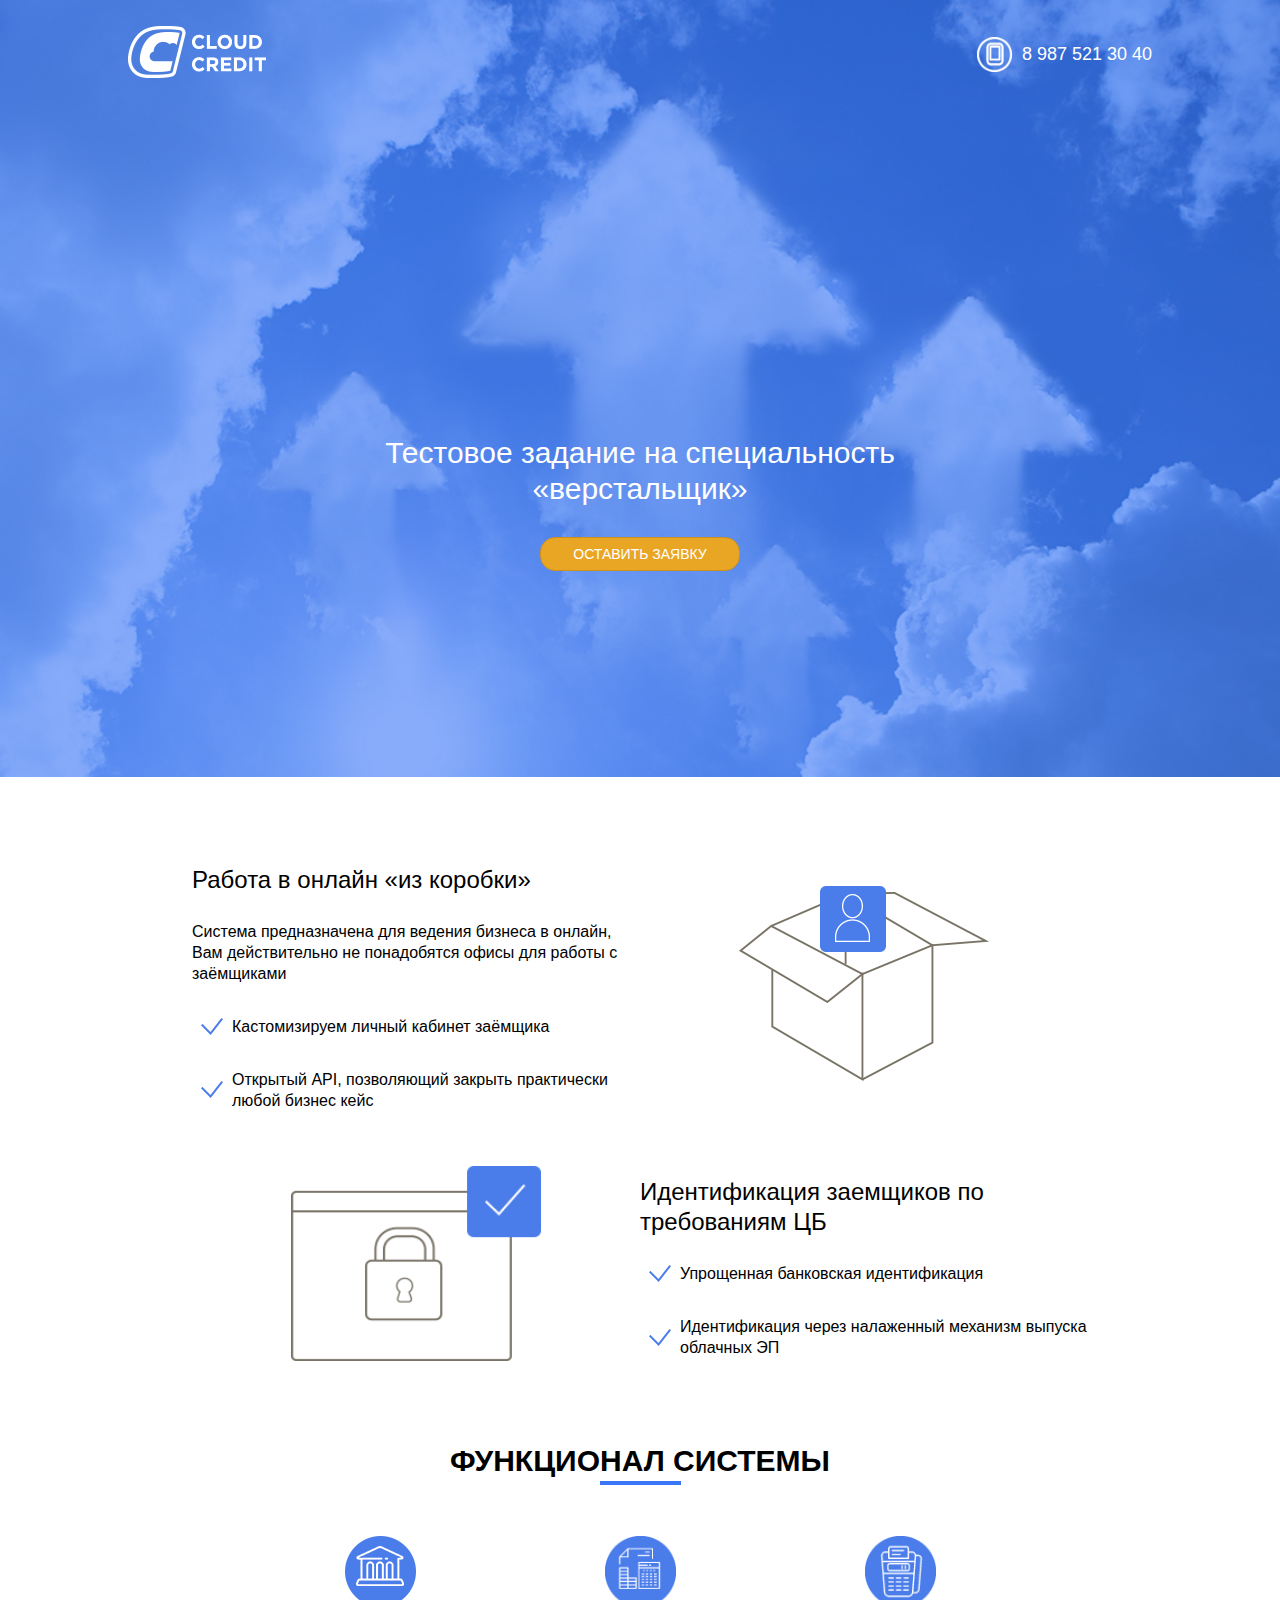
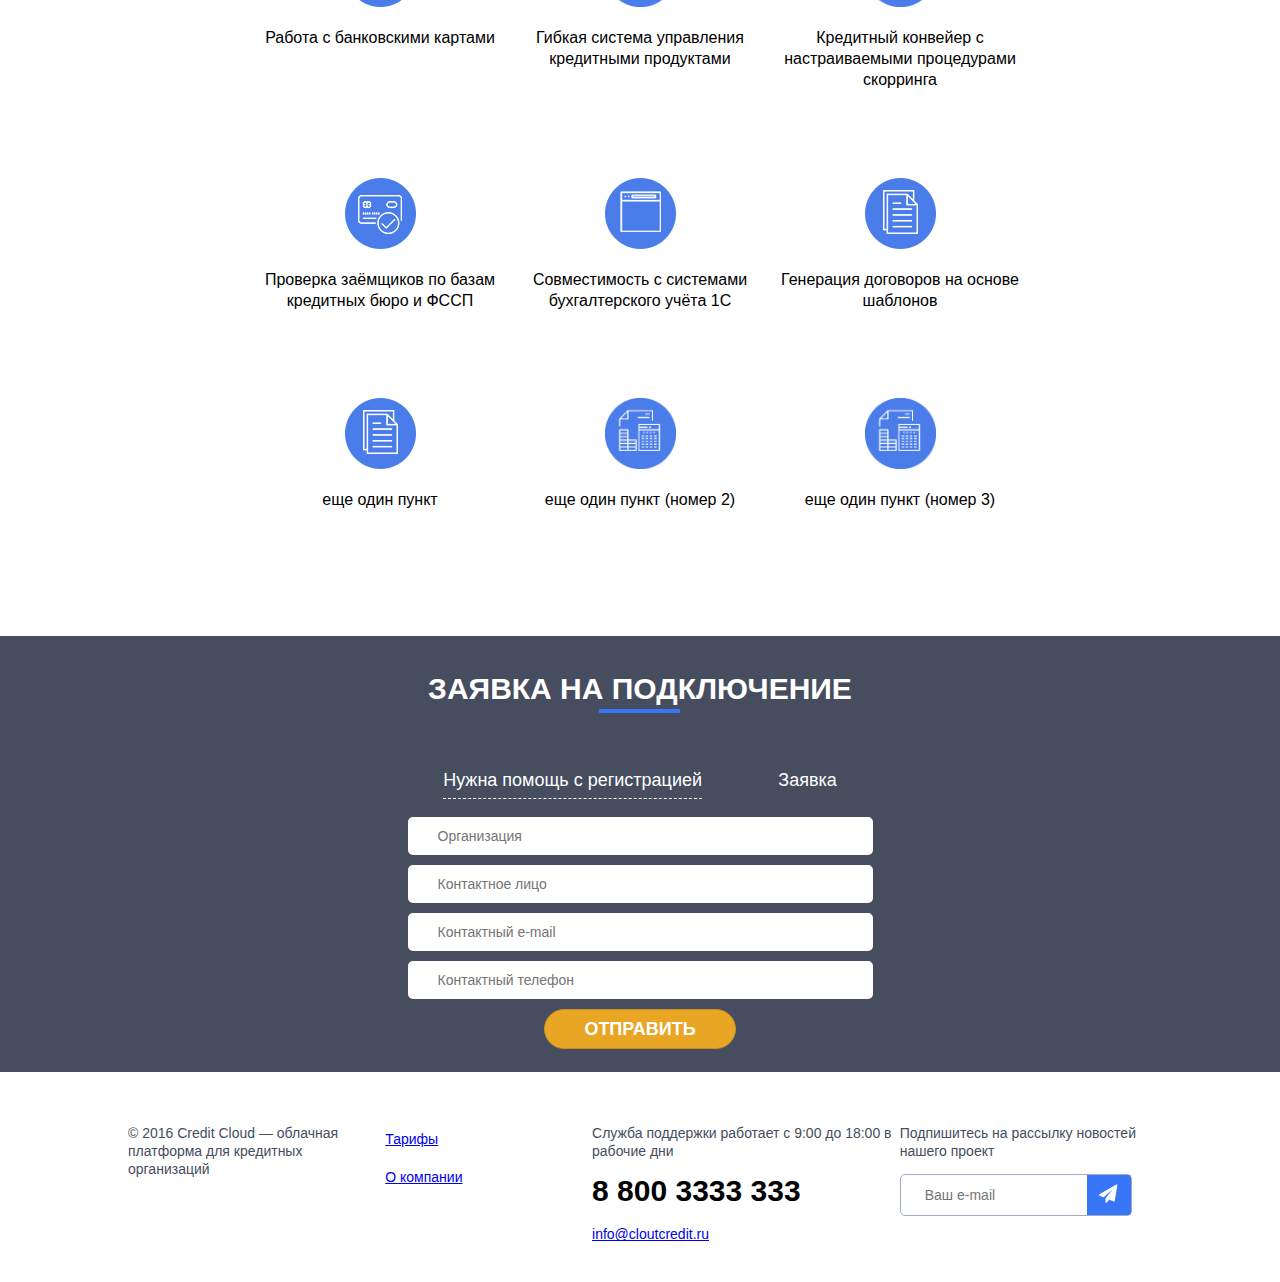
<file: index.html>
<!DOCTYPE html>
<html>
    <header>
        <title>Cloud Credit</title>
        <meta charset="utf-8">
        <link href="index.css" rel="stylesheet">
    </header>
    <body>
        <div class="background" id="background"></div>
        <div class="header">
            <div class="message" id="message">
                <button type="button" class="close" onclick="document.getElementById('message').style.display = 'none';
                                                              document.getElementById('background').style.display = 'none';">X
                </button>
                <p class="h3">Ваша заявка принята!</p>
                <p class="text">Наш менеджер свяжется с Вами<br> в ближайшее время</p>
            </div>
            <a href="#" class="logo">
                <img src="image/logo.png" width="138" height="52">
            </a>
            <a href="skype:88000000000?add"class="phone_number">
                <img src="image/phone.png" width="35" height="35">
                <p>8 987 521 30 40</p>
            </a>
            
            <div class="container">
                <p>Тестовое задание на специальность<br> «верстальщик»</p>
                <button type="button" class="button" onclick="document.getElementById('message').style.display = 'block';
                    document.getElementById('background').style.display = 'block';">Оставить заявку
                </button>
            </div>
        </div>
        
      <div class="main">
        <div class="features">
            <div class="container_features">
                <div class="wrapper">
                    <p class="h3">Работа в онлайн «из коробки»</p>
                    <p>Система предназначена для ведения бизнеса в онлайн, Вам действительно не понадобятся офисы для работы с заёмщиками</p>
                    <p class="check">Кастомизируем личный кабинет заёмщика</p>
                    <p class="check">Открытый API, позволяющий закрыть практически любой бизнес кейс</p>
                </div>
                <div class="wrapper">
                    <img src="image/feature_image1.png" width="250" height="195">
                </div>
            </div>
             <div class="container_features">
                <div class="wrapper">
                    <p class="h3">Идентификация заемщиков по требованиям ЦБ</p>
                    <p class="check">Упрощенная банковская идентификация</p>
                    <p class="check">Идентификация через налаженный механизм выпуска облачных ЭП</p>
                </div>
                <div class="wrapper">
                    <img src="image/feature_image2.png" width="250" height="195">
                </div>
            </div>
        </div>
 
        <div class="fun">
            <h2>Функционал системы</h2>
            <div class="container_fun">
                <div class="blue_cicle">
                    <img src="image/museum.png" width="71" height="71">
                    <p>Работа с банковскими картами</p>
                </div>
                <div class="blue_cicle">
                    <img src="image/functional-2.png" width="71" height="71">
                    <p>Гибкая система управления кредитными продуктами</p>
                </div>
                <div class="blue_cicle">
                    <img src="image/functional-3.png" width="71" height="71">
                    <p>Кредитный конвейер с настраиваемыми процедурами скорринга</p>
                </div>
                <div class="blue_cicle">
                    <img src="image/functional-4.png" width="71" height="71">
                    <p>Проверка заёмщиков по базам кредитных бюро и ФССП</p>
                </div>
                <div class="blue_cicle">
                    <img src="image/functional-5.png" width="71" height="71">
                    <p>Совместимость с системами бухгалтерского учёта 1С</p>
                </div>
                <div class="blue_cicle">
                    <img src="image/functional-6.png" width="71" height="71">
                    <p>Генерация договоров на основе шаблонов</p>
                </div>
                <div class="blue_cicle">
                    <img src="image/functional-6.png" width="71" height="71">
                    <p>еще один пункт</p>
                </div>
                <div class="blue_cicle">
                    <img src="image/functional-2.png" width="71" height="71">
                    <p>еще один пункт (номер 2)</p>
                </div>
                <div class="blue_cicle">
                    <img src="image/functional-2.png" width="71" height="71">
                    <p>еще один пункт (номер 3)</p>
                </div>

            </div>
        </div>
      </div>
        <div class="connect request" id="request">
            <h2>Заявка на подключение</h2>
            <form>
                <div class="container_help">
                    <button type="button" class="button_text" onclick="document.getElementById('request').style.display = 'none';
                    document.getElementById('help').style.display = 'flex';"><p class="border_bottom">Нужна помощь с регистрацией</p>
                    </button>
                    <button type="button" class="button_text"><p>Заявка</p>
                    </button>  
                </div>
                <div class="container_input">
                    <input type="text" placeholder="Организация">
                    <input type="text" placeholder="Контактное лицо">
                    <input type="email" placeholder="Контактный e-mail">
                    <input type="tel" placeholder="Контактный телефон">
                    <input type="submit" value="Отправить" class="button">
                </div>
            </form>
        </div>
        <div class="connect help" id="help">
            <h2>Как это работает</h2>

                <div class="container_help">
                    <button type="button" class="button_text"><p>Нужна помощь с регистрацией</p>
                    </button>
                    <button type="button" class="button_text"  onclick="document.getElementById('help').style.display = 'none';
                    document.getElementById('request').style.display = 'flex';"><p class="border_bottom">Заявка</p>
                    </button>   
                </div>
                <div class="container_input">
                    <input type="text" placeholder="Введите данные">
                    <input type="submit" value="получить доступ" class="button_acces button">
                    <input type="submit" value="Отправить" class="button">
                </div>

        </div>
        
        <div class="footer">
            <div class="container_footer">
                <p>© 2016 Credit Cloud — облачная платформа для кредитных организаций
                </p>
            </div>
            <div class="container_footer">
                <a href="#">Тарифы</a>
                <a href="#">О компании</a>
            </div>
            <div class="container_footer">
                <p>Служба поддержки работает с 9:00 до 18:00 в рабочие дни</p>
                <b>8 800 3333 333</b>
                <a href="#">info@cloutcredit.ru</a>
            </div>
            <div class="container_footer">
                <p>Подпишитесь на рассылку новостей нашего проект</p>
                <div class="subscribe">
                    <input type="email" placeholder="Ваш e-mail">
                    <input type="image" src="image/subscribe.png" value="">
                </div>
            </div>
        </div>
        
    </body>
</html>
</file>
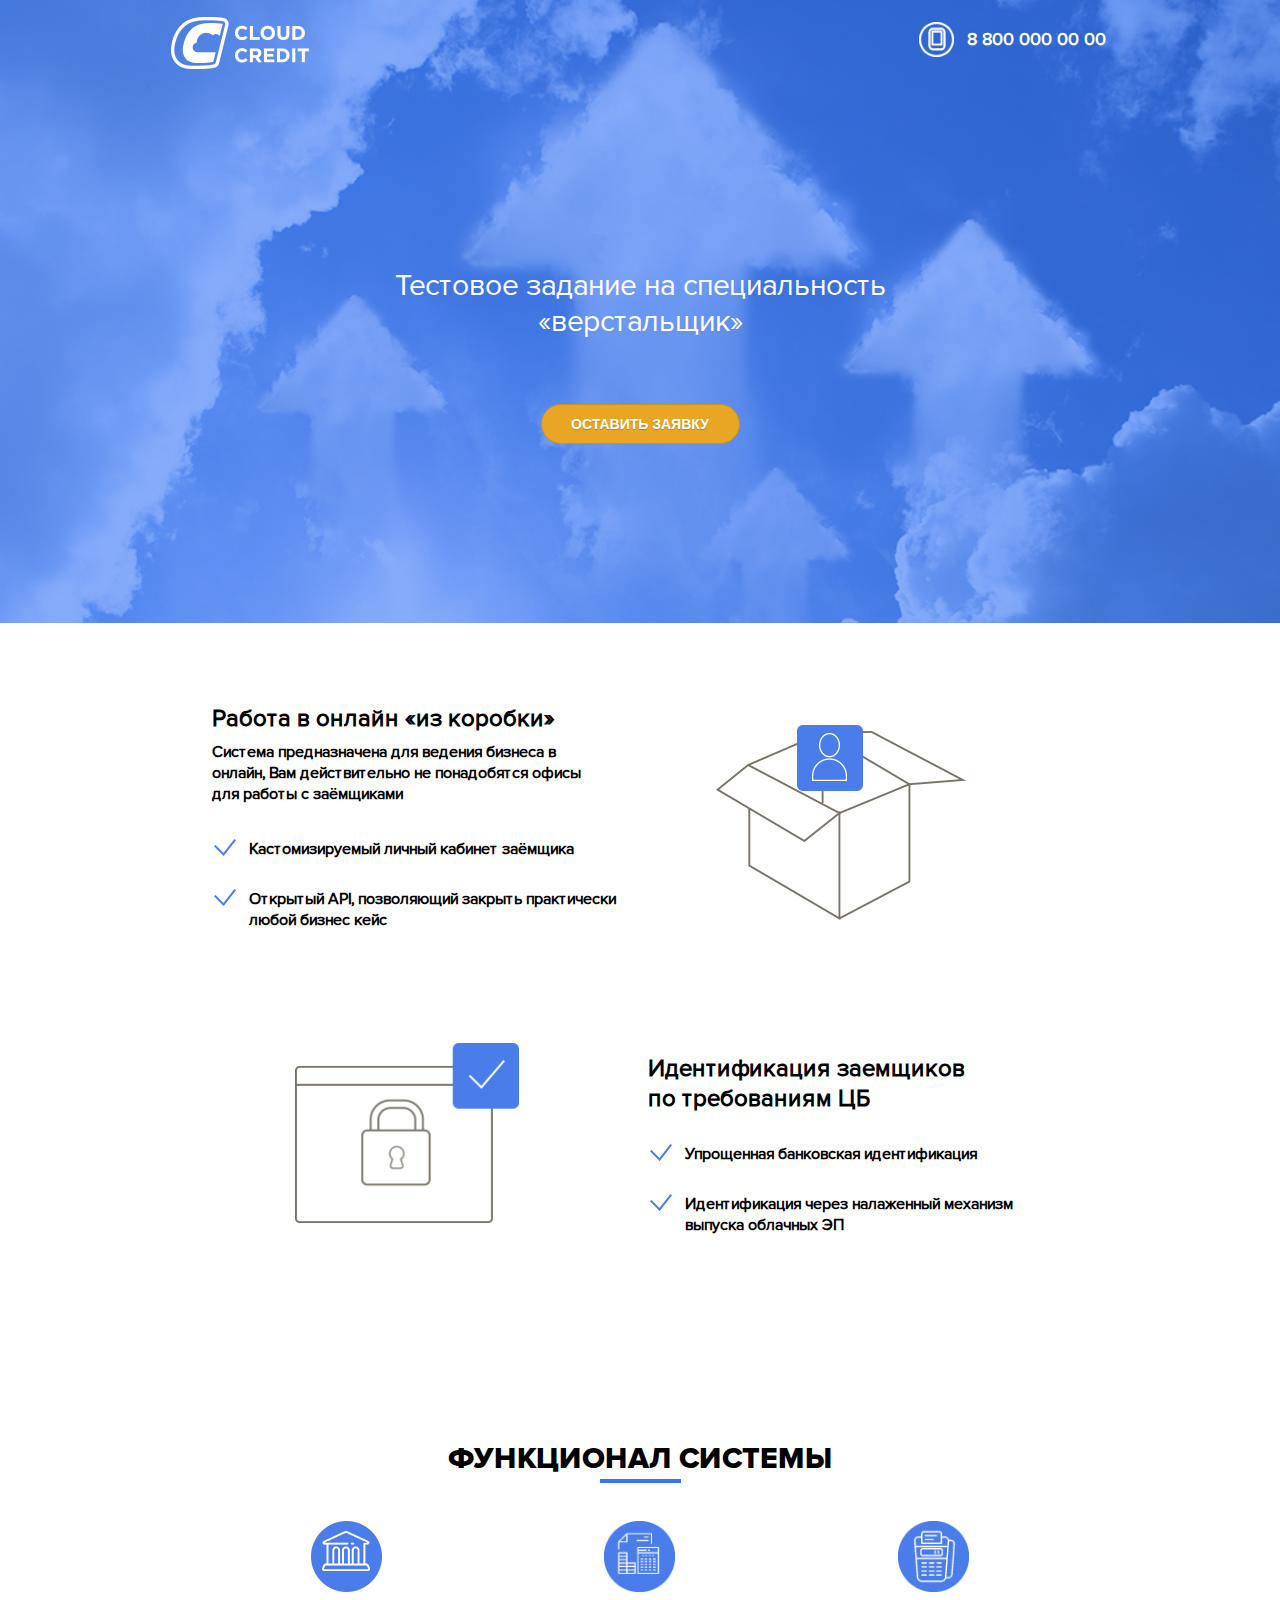
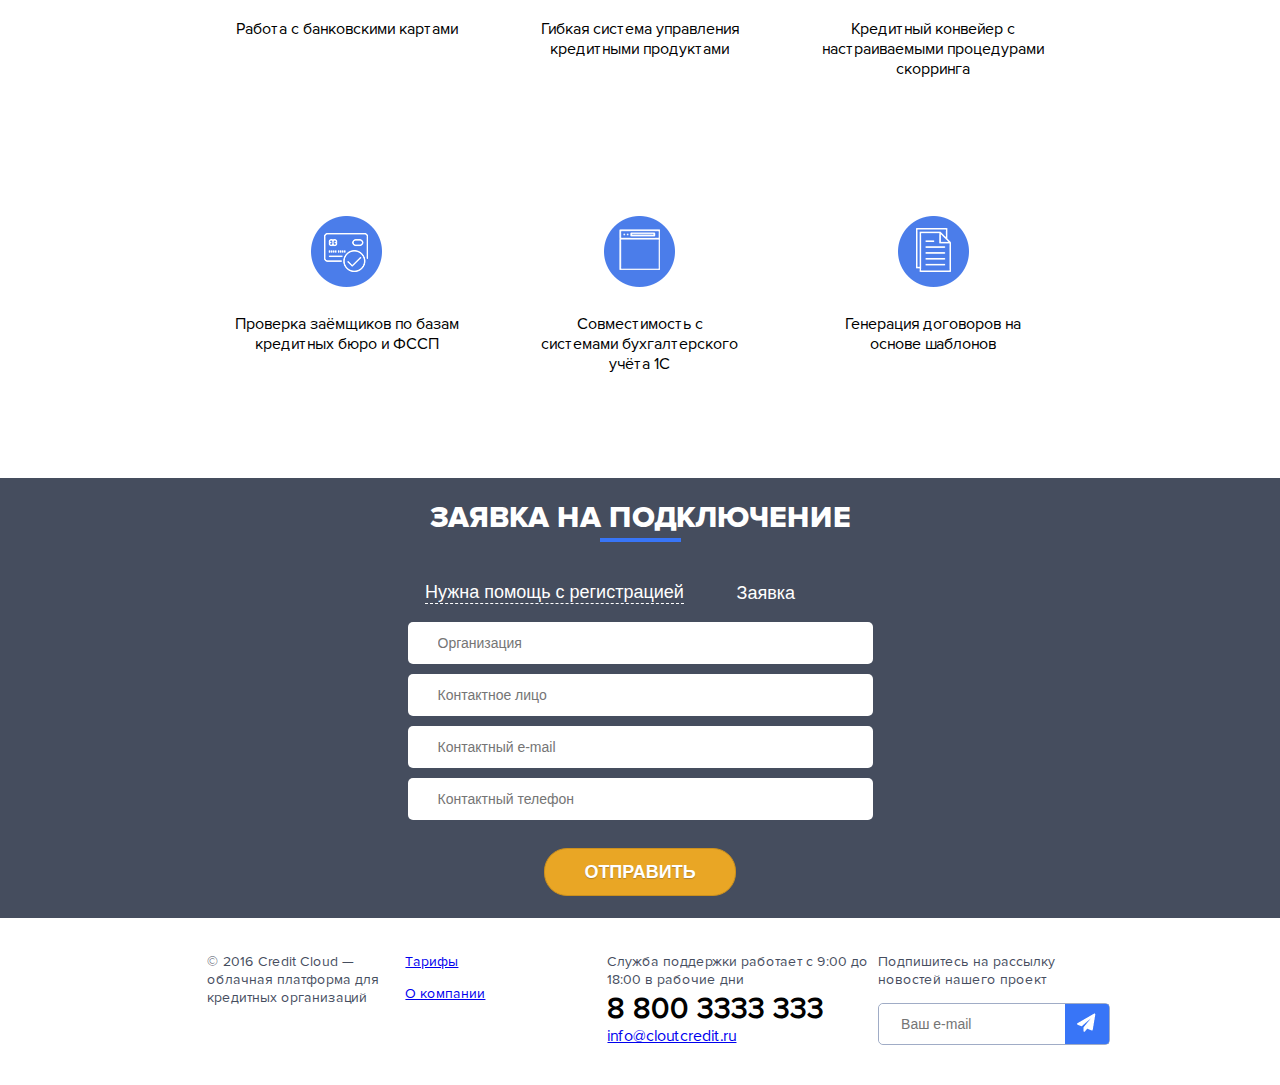
<file: cloud credit/index.html>
<!DOCTYPE html>
<html>
    <header>
        <title>Cloud Credit</title>
        <meta charset="utf-8">
        <link href="index.css" rel="stylesheet">
    </header>
    <body>
        <div class="background" id="background"></div>
        <div class="header">
            <div class="message" id="message">
                <button type="button" class="close" onclick="document.getElementById('message').style.display = 'none';
                                                              document.getElementById('background').style.display = 'none';">X
                </button>
                <p class="h3">Ваша заявка принята!</p>
                <p class="text">Наш менеджер свяжется с Вами<br> в ближайшее время</p>
            </div>
            
            <div class="holder">
                <a href="#" class="logo">
                    <img src="image/logo.png" width="138" height="52">
                </a>
                <a href="tel:88000000000?add"class="phone_number">
                    <img src="image/phone.png" width="35" height="35">
                    <p>8 800 000 00 00</p>
                </a>

                <div class="container">
                    <p>Тестовое задание на специальность<br> «верстальщик»</p>
                    <button type="button" class="button" onclick="document.getElementById('message').style.display = 'block';
                        document.getElementById('background').style.display = 'block';">Оставить заявку
                    </button>
                </div>
            </div>
        </div>
        
      <div class="holder">
        <div class="features">
            <div class="box">
                <div class="block">
                    <p class="features_caption">Работа в онлайн «из коробки»</p>
                    <p>Система предназначена для ведения бизнеса в<br> онлайн, Вам действительно не понадобятся офисы<br> для работы с заёмщиками</p>
                    <div class="check"><p>Кастомизируемый личный кабинет заёмщика</p></div>
                    <div class="check"><p>Открытый API, позволяющий закрыть практически любой бизнес кейс</p></div>
                </div>
                <div class="block">
                    <img src="image/feature_image2.png" width="224" height="180">
                </div>
            </div>
            <div class="box">
                <div class="block">
                    <img src="image/feature_image1.png" width="250" height="195">
                </div>
                <div class="block">
                    <p class="features_caption">Идентификация заемщиков<br> по требованиям ЦБ</p>
                    <div class="check"><p>Упрощенная банковская идентификация</p></div>
                    <div class="check"><p>Идентификация через налаженный механизм выпуска облачных ЭП</p></div>
                </div>
            </div>
        </div>
          
        <div class="functional">
            <h2>Функционал системы</h2>
            <div class="container_functional">
                <div class="blue_cicle">
                    <img src="image/museum.png" width="71" height="71">
                    <p>Работа с банковскими картами</p>
                </div>
                <div class="blue_cicle">
                    <img src="image/functional-2.png" width="71" height="71">
                    <p>Гибкая система управления кредитными продуктами</p>
                </div>
                <div class="blue_cicle">
                    <img src="image/functional-3.png" width="71" height="71">
                    <p>Кредитный конвейер с настраиваемыми процедурами скорринга</p>
                </div>
                <div class="blue_cicle">
                    <img src="image/functional-4.png" width="71" height="71">
                    <p>Проверка заёмщиков по базам кредитных бюро и ФССП</p>
                </div>
                <div class="blue_cicle">
                    <img src="image/functional-5.png" width="71" height="71">
                    <p>Совместимость с<br> системами бухгалтерского<br> учёта 1С</p>
                </div>
                <div class="blue_cicle">
                    <img src="image/functional-6.png" width="71" height="71">
                    <p>Генерация договоров на<br> основе шаблонов</p>
                </div>
            </div>
        </div>
      </div>
    <div class="input">
      <div class="holder">
        <div class="connect request" id="request">
            <h2>Заявка на подключение</h2>
                <div class="container_help">
                    <button type="button" class="button_text" onclick="document.getElementById('request').style.display = 'none';
                    document.getElementById('help').style.display = 'flex';"><p class="border_bottom">Нужна помощь с регистрацией</p>
                    </button>
                    <button type="button" class="button_text"><p>Заявка</p>
                    </button>  
                </div>
                <div class="container_input">
                    <input type="text" placeholder="Организация">
                    <input type="text" placeholder="Контактное лицо">
                    <input type="email" placeholder="Контактный e-mail">
                    <input type="tel" placeholder="Контактный телефон">
                </div>
        </div>
        <div class="connect help" id="help">
            <h2>Как это работает?</h2>

                <div class="container_help">
                    <button type="button" class="button_text"><p>Нужна помощь с регистрацией</p>
                    </button>
                    <button type="button" class="button_text"  onclick="document.getElementById('help').style.display = 'none';
                    document.getElementById('request').style.display = 'flex';"><p class="border_bottom">Заявка</p>
                    </button>   
                </div>
                <div class="container_input">
                    <input type="text" placeholder="Введите данные">
                    <input type="submit" value="получить доступ" class="button_acces button">
                </div>
          </div>
          <input type="submit" value="Отправить" class="button submit">
        </div>
    </div>
        <div class="holder">    
            <div class="footer">
                <div class="container_footer">
                    <p>© 2016 Credit Cloud — облачная платформа для кредитных организаций
                    </p>
                </div>
                <div class="container_footer">
                    <a href="#">Тарифы</a>
                    <a href="#">О компании</a>
                </div>
                <div class="container_footer">
                    <p>Служба поддержки работает с 9:00 до 18:00 в рабочие дни</p>
                    <b>8 800 3333 333</b>
                    <a href="#">info@cloutcredit.ru</a>
                </div>
                <div class="container_footer">
                    <p>Подпишитесь на рассылку новостей нашего проект</p>
                    <div class="subscribe">
                        <input type="email" placeholder="Ваш e-mail">
                        <input type="image" src="image/subscribe.png" value="">
                    </div>
                </div>
            </div>
        </div>  
    </body>
</html>
</file>
<file: index.css>
body {
    margin: 0;
    font-family: "Arial";
  /*  background-origin: border-box; */
}

.header {
    background: url("image/header_img.jpg") no-repeat center;
    background-color: #3875f7;
    background-size: cover;
    color: white;
/*    box-sizing: border-box;  width - задает ширину всего блока, после включения картинка обрезаеться*/
    min-height: 623px;
    padding: 10%;
    padding-top: 2%;

}

.phone_number {
    font-size: 18px;
    float: right;
   /* margin-right: 3%; */
    display: flex;
    align-items: center;
    color: white;
    text-decoration: none;
}

.phone_number p {
    margin-left: 10px;
}

.logo {
    float: left;
   /* margin-left: 3%; */
}

.container p{
    font-size: 30px;
    line-height: 36px;
}

.container {
    text-align: center;
    margin-top: 40%;
}

.container .button {
    font-weight: normal;
    font-size: 14px;
    line-height: 30px;
}

.button {
    border: 1px solid #cc901d;
    border-radius: 15px;
    background-color: #e9a625;
    color: white;
    font-size: 18px;
    line-height: 24px;
    cursor: pointer;
    width: 200px;
    text-transform: uppercase;
    font-weight: bold;
}

.button:hover {
    background-color: #ce9424;
    border: 1px solid #a87512;
}

.container_features {
    display: flex;
    margin-bottom: 3%;
}

.container_features:nth-child(2){
    flex-direction: row-reverse;
}

.wrapper {
    width: 50%;
    display: flex;
    flex-direction: column;
    justify-content: center;
}

.wrapper:nth-child(2) {
    align-items: center;
}
.text2 {
    width: 50%;
    box-sizing: border-box;
}

.features {
   margin-bottom: 8%;
}

.wrapper .h3{
    font-size: 24px;
    line-height: 30px;
    margin-bottom: 10px;
}

.wrapper p {
    font-size: 16px;
    line-height: 21px;
    text-align: left;
}

h2 {
    font-size: 30px;
    line-height: 30px;
    padding-bottom: 11px;
    /*width: 81px; */
    text-transform: uppercase;
}

h2::after {
    content: "";
    width: 81px;
    height: 4px;
    background: #3875f7;
    display: block;
    position: relative;
    top: 5px;
    margin-right: auto;
    margin-left: auto;
    z-index: 1;
}

.fun {
    text-align: center;
}

.check {
    background: url("image/check.png") no-repeat 2%;
    padding-left: 40px;
}

.container_fun {
    display: flex;
    justify-content: center;
    flex-wrap: wrap;
    margin-top: 5%;
}

.blue_cicle p {
    font-size: 16px;
    line-height: 21px;
}

.blue_cicle {
    margin-bottom: 8%;
    width: 260px;
}

.connect {
    background-color: #454d5e;
    text-align: center;
    padding: 1%;
    display: flex;
    flex-direction: column;
    align-items: center;
}

.connect h2 {
    color: white;
}

.container_help {
    display: flex;
    justify-content: space-around;
    font-size: 18px;
    line-height: 36px;
    width: 470px;
}

.button_text{
    color: white;
    border: none;
    padding: 0px;
    outline: 0;
    background-color: #454d5e;
    cursor: pointer;
    /*height: 22px; */
    
}

.button_text p {
    font-size: 18px;
    line-height: 36px;
}

.border_bottom {
    border-bottom: 1px dashed white;
}

.help {
    display: none;
}

.container_input {
    display: flex;
    flex-direction: column;
    align-items: center;
}

.container_input input {
    padding: 10px;
    width: 465px;
    
    line-height: 18px;
    margin-bottom: 10px;
    border-radius: 5px;
    box-sizing: border-box;
}

.container_input input:last-child {
    width: 192px;
    border-radius: 20px;
}

.help input[type="text"] {
    width: 606px;
}

input[type="text"], input[type="email"], input[type="tel"]  {
    padding-left: 30px;
    font-size: 14px;
}

.button_acces {
    width: 336px;
    font-size: 18px !important;
    line-height: 24px;
    margin-bottom: 74px !important;
    margin-top: 30px;
    border-radius: 20px !important;
}

.subscribe input[type="email"] {
    padding-left: 24px !important;
    box-sizing: border-box;;
}

.footer {
    display: flex;
    padding: 3%;
    font-size: 14px;
    line-height: 18px;
    color: #454d5e;
    padding-left: 10%;
    padding-right: 10%;
}

.container_footer {
    display: flex;
    flex-direction: column;
    width: 25%;
    margin-right: 5px;
}

.subscribe {
    display: flex;
    border: 1px solid #a0acc6;
    border-radius: 5px;
    justify-content: space-between;
    width: 230px;
}

.subscribe input[type="email"] {
    width: 186px;
    border-radius: 5px;
}

.subscribe input[type="image"] {
    width: 44px;
}

.container_footer:nth-child(2) a{
  margin-top: 20px;
}

input {
    outline: 0;
    border: 0px
}

b{
    font-size: 30px;
    color: #010101;
    margin-bottom: 18px;
    line-height: 25pt;
}

.container_footer:nth-child(2) {
    width: 20%;
}

.container_footer:nth-child(3) {
    width: 30%;
}

.container_footer:last-child {
    margin-right: 0;
}

.main {
    padding-left: 15%;
    padding-right: 15%;
    padding-top: 5%;
    padding-bottom: 3%;
    background-origin: content-box;
}

.message {
    width: 440px;
    height: 207px;
    background-color: white;
    /* content: "Ваша заявка принята!"; */
    color: black;
    border-radius: 5px;
    position: fixed;
    text-align: center;
    font-size: 24px;
    line-height: 30px;
    top: 0;
    right: 0;
    bottom: 0;
    left: 0;
    margin: auto;
    z-index: 3;
    display: none;
}

.message .text {
    font-size: 16px;
    line-height: 21px;
    margin-top: 40px;
}

.message .h3 {
    margin-top: 44px;
    margin-bottom: 0;
}

.close {
    border-radius: 20px;
    border: 1px solid #9aa3b5;
    width: 33px;
    height: 33px;
    position: absolute;
    top: 7px;
    right: 14px;
    color: #9aa3b5;
    background-color: white;
    outline: 0;
    cursor: pointer;
}

.background {
    background-color: rgba(50, 55, 67, 0.8);
    content: "";
    width: 100%;
    height: 100%;  
    position: fixed;
    z-index: 2;
    display: none;
}
</file>
<file: cloud credit/index.css>
@font-face {
    font-family: Proxima Nova;
    src: url(fonts/ProximaNova-Regular.ttf);
}

@font-face {
    font-family: Proxima Nova_bold;
    src: url(fonts/ProximaNova-Extrabld.ttf);
}

body {
    margin: 0;
    font-family: "Proxima Nova", "Arial";
    text-align: center;
    /*width: 1263px; 150% */ 
    /*width: 1881px; 100%*/
}

.header {
    background: url("image/header_img.jpg") no-repeat center;
    background-color: #3875f7;
    background-size: cover;
    color: white;
    min-height: 623px;
    text-align: center;
}

.holder {
    max-width: 1020px;
    position: relative;
    width: 100%;
    display: inline-block;
    margin: 0 auto;
}


.phone_number {
    font-size: 18px;
    float: right;
    display: flex;
    align-items: center;
    color: white;
    text-decoration: none;
    position: relative;
    right: 44px;
    top: 21px;
    line-height: 0;
    font-weight: bold;
}

.phone_number p {
    margin-left: 13px;
}

.logo {
    float: left;
    position: relative;
    top: 17px;
    left: 41px;
}

.container p{
    font-size: 30px;
    line-height: 36px;
}

.container {
    text-align: center;
    margin-top: 268px;
}

.container .button {
    font-weight: bold;
    font-size: 14px;
    line-height: 30px;
    margin-top: 34px;
    height: 40px;
    width: 199px;
}

.button {
    border: 1px solid #cc901d;
    border-radius: 20px;
    background-color: #e9a625;
    color: white;
    font-size: 18px;
    line-height: 24px;
    cursor: pointer;
    width: 200px;
    text-transform: uppercase;
    font-weight: bold;
    text-shadow: 0 1px 1px #b1832b;
}

.button:hover {
    background-color: #ce9424;
    border: 1px solid #a87512;
}

.features {
    display: flex;
    margin-top: 57px;
    margin-left: 82px;
    margin-right: 120px;
    font-size: 16px;
    line-height: 21px;
    font-weight: bold;
    justify-content: space-between;
    margin-bottom: 120px;
    
}

.features p {
    text-align: left;
}

.features_caption {
    font-size: 24px;
    line-height: 30px;
    margin-bottom: -8px;
}

.box {
    display: flex;
    flex-direction: column;
    width: 421px;
    justify-content: space-between;
}

.box:nth-child(2){
    width: 380px;
}


.check {
    background: url("image/check.png") no-repeat;
    padding-left: 35px;
    margin-top: 34px;
    margin-bottom: -5px;
    margin-left: 2px;
}

.block {
    margin-bottom: 98px;
}

.box:nth-child(2) .block:nth-child(1) {
    position: relative;
    top: 45px;
    left: 1px;
}

.box:nth-child(1) .block:nth-child(2) {
    position: relative;
    left: -16px;
    top: 3px;
}

.box:nth-child(2) .block:nth-child(2) {
    position: relative;
    top: 17px;
    right: 2px;
}

.box:nth-child(2) .block:nth-child(2) .check {
    position: relative;
    top: 4px;
}
/* */

h2 {
    font-size: 30px;
    line-height: 30px;
    padding-bottom: 11px;
    text-transform: uppercase;
    font-weight: bold;
    font-family: Proxima Nova_bold;
}

h2::after {
    content: "";
    width: 81px;
    height: 4px;
    background: #3875f7;
    display: block;
    position: relative;
    top: 5px;
    margin-right: auto;
    margin-left: auto;
    z-index: 1;
}

.functional {
    text-align: center;
    margin-right: 70px;
    margin-left: 70px;
}

.functional h2 {
    margin-bottom: 0px;
}

.container_functional {
    display: flex;
    justify-content: space-around;
    flex-wrap: wrap;

}

.blue_cicle p {
    font-size: 16px;
    margin-top: 22px;
}

.blue_cicle {
    margin-bottom: 88.7px;
    width: 260px;
    margin-top: 32px;
}

.input {
    background-color: #454d5e;
    height: 440px;
    color: white;
}

.input .holder {
    height: 440px;
}

.connect {
   /* background-color: #454d5e; */
    text-align: center;
    display: flex;
    flex-direction: column;
    align-items: center;
    height: 370px
}

.container_help {
    display: flex;
    justify-content: space-between;
    width: 370px;
    position: relative;
    bottom: 9px;
    right: 30px;
    /*
    bottom: 8px;
    left: 16px;
    */
}

.button_text{
    color: white;
    border: none;
    padding: 0px;
    outline: 0;
    background-color: #454d5e;
    cursor: pointer;
    font-size: 18px;
}

.border_bottom {
    border-bottom: 1px dashed white;
}

.help {
    display: none;
}

.container_input {
    display: flex;
    flex-direction: column;
    align-items: center;
    position: relative;
    bottom: 9px;
}

.container_input input {
    padding: 10px;
    width: 465px;   
    height: 42px;
    line-height: 18px;
    margin-bottom: 10px;
    border-radius: 5px;
    box-sizing: border-box;
}

.submit {
    width: 192px;
    height: 48px;
    border-radius: 23px;
}

.help input[type="text"] {
    width: 606px;
}

.button_acces {
    width: 336px;
    font-size: 18px !important;
    line-height: 24px;
    margin-bottom: 74px !important;
    margin-top: 30px;
    border-radius: 20px !important;
}

.subscribe input[type="email"] {
    padding-left: 22px !important;
    box-sizing: border-box;;
}


.footer {
    display: flex;
    font-size: 14px;
    line-height: 18px;
    color: #454d5e;
    margin-left: 77px;
    margin-right: 41px;
    margin-top: 21px;
    margin-bottom: 34px;
    flex-wrap: wrap;
}

input[type="text"], input[type="email"], input[type="tel"]  {
    padding-left: 30px;
    font-size: 14px;
}

.container_footer {
    display: flex;
    flex-direction: column;
    width: 25%;
    text-align: left;
    min-width: 190px;
}

.subscribe {
    display: flex;
    border: 1px solid #a0acc6;
    border-radius: 5px;
    width: 230px;
}

.subscribe input[type="email"] {
    width: 186px;
    border-radius: 5px;
}

.subscribe input[type="image"] {
    width: 44px;
}

.container_footer:nth-child(2) a{
  margin-top: 14px;
}

input {
    outline: 0;
    border: 0px
}

b{
    font-size: 30px;
    color: #010101;
    margin-bottom: 6px;
    line-height: 12px;
}

.container_footer:nth-child(3) a {
    font-size: 16px;
    line-height: 30px;
}

.container_footer:nth-child(1){
    width: 22%
}

.container_footer:nth-child(2) {
    width: 22.4%;
}

.container_footer:nth-child(3) {
    width: 30%;
}

.main {
    padding-left: 15%;
    padding-right: 15%;
    padding-top: 5%;
    padding-bottom: 3%;
    background-origin: content-box;
}

.message {
    width: 440px;
    height: 207px;
    background-color: white;
    color: black;
    border-radius: 5px;
    position: fixed;
    text-align: center;
    font-size: 24px;
    line-height: 30px;
    top: 0;
    right: 0;
    bottom: 0;
    left: 0;
    margin: auto;
    z-index: 3;
    display: none;
}

.message .text {
    font-size: 16px;
    line-height: 21px;
    margin-top: 40px;
}

.message .h3 {
    margin-top: 44px;
    margin-bottom: 0;
}

.close {
    border-radius: 20px;
    border: 1px solid #9aa3b5;
    width: 33px;
    height: 33px;
    position: absolute;
    top: 7px;
    right: 14px;
    color: #9aa3b5;
    background-color: white;
    outline: 0;
    cursor: pointer;
}

.background {
    background-color: rgba(50, 55, 67, 0.8);
    content: "";
    width: 100%;
    height: 100%;  
    position: fixed;
    z-index: 2;
    display: none;
}
</file>
